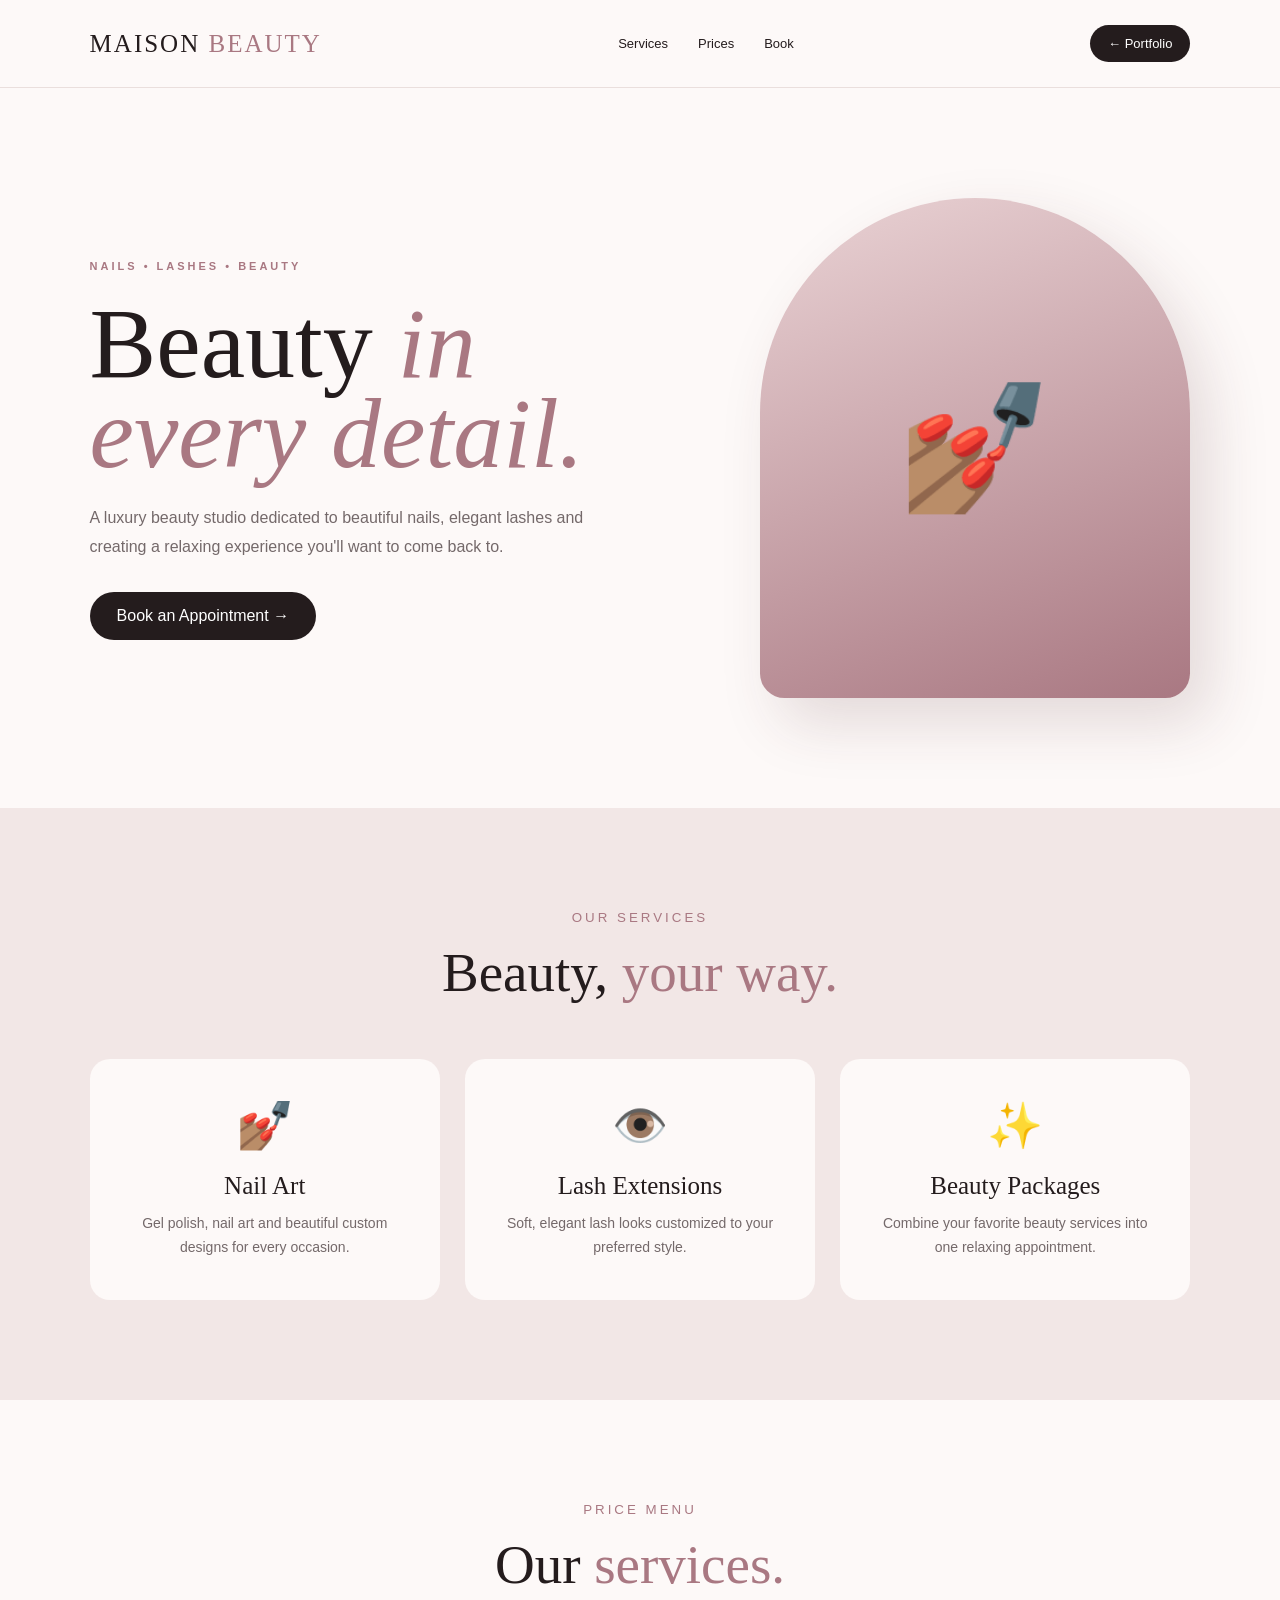
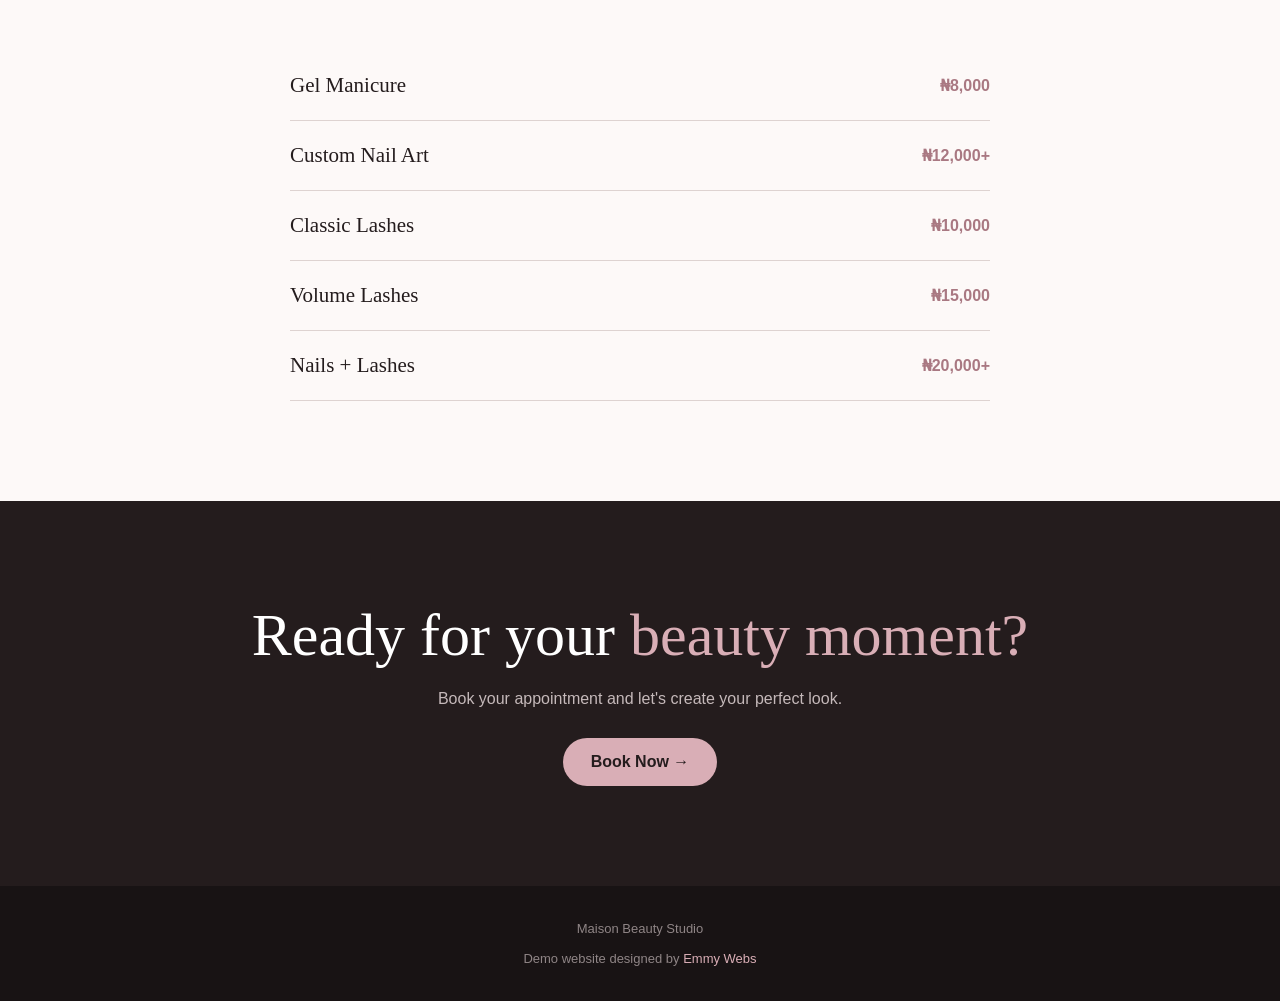
<file: projects/beauty.html>
<!DOCTYPE html>
<html lang="en">
<head>
    <meta charset="UTF-8">
    <meta name="viewport" content="width=device-width, initial-scale=1.0">

    <title>Maison Beauty Studio | Emmy Webs</title>

    <style>
        * {
            margin: 0;
            padding: 0;
            box-sizing: border-box;
            scroll-behavior: smooth;
        }

        body {
            font-family: Georgia, serif;
            background: #fdf9f8;
            color: #241c1d;
        }

        /* NAVBAR */

        .navbar {
            padding: 25px 7%;
            display: flex;
            align-items: center;
            justify-content: space-between;
            background: #fdf9f8;
            border-bottom: 1px solid #eadfdd;
        }

        .logo {
            font-size: 25px;
            letter-spacing: 2px;
        }

        .logo span {
            color: #a97882;
        }

        .nav-links {
            display: flex;
            gap: 30px;
        }

        .nav-links a {
            text-decoration: none;
            color: #241c1d;
            font-family: Arial, sans-serif;
            font-size: 13px;
        }

        .back {
            text-decoration: none;
            color: white;
            background: #241c1d;
            padding: 11px 18px;
            border-radius: 25px;
            font-family: Arial, sans-serif;
            font-size: 13px;
        }


        /* HERO */

        .hero {
            min-height: 80vh;
            padding: 90px 7%;
            display: flex;
            align-items: center;
            justify-content: space-between;
            gap: 60px;
        }

        .hero-text {
            max-width: 600px;
        }

        .tag {
            color: #a97882;
            font-family: Arial, sans-serif;
            letter-spacing: 3px;
            font-size: 11px;
            font-weight: bold;
        }

        .hero h1 {
            font-size: clamp(55px, 8vw, 100px);
            line-height: .9;
            font-weight: 400;
            margin: 25px 0;
        }

        .hero h1 em {
            color: #a97882;
        }

        .hero p {
            color: #74696a;
            font-family: Arial, sans-serif;
            line-height: 1.8;
            max-width: 500px;
        }

        .book-btn {
            display: inline-block;
            margin-top: 30px;
            padding: 15px 27px;
            background: #241c1d;
            color: white;
            text-decoration: none;
            border-radius: 30px;
            font-family: Arial, sans-serif;
        }


        /* BEAUTY IMAGE */

        .beauty-image {
            width: 430px;
            height: 500px;
            border-radius: 220px 220px 25px 25px;

            background:
                linear-gradient(
                    160deg,
                    #ead3d5,
                    #a97882
                );

            display: flex;
            justify-content: center;
            align-items: center;

            box-shadow: 20px 25px 60px rgba(80,40,50,.15);
        }

        .beauty-icon {
            font-size: 120px;
        }


        /* SERVICES */

        .services {
            padding: 100px 7%;
            background: #f2e7e6;
        }

        .heading {
            text-align: center;
            margin-bottom: 55px;
        }

        .heading small {
            color: #a97882;
            font-family: Arial, sans-serif;
            letter-spacing: 3px;
        }

        .heading h2 {
            font-size: 55px;
            font-weight: 400;
            margin-top: 15px;
        }

        .heading h2 span {
            color: #a97882;
        }

        .service-grid {
            display: grid;
            grid-template-columns: repeat(3,1fr);
            gap: 25px;
        }

        .service {
            background: #fdf9f8;
            padding: 40px 30px;
            border-radius: 20px;
            text-align: center;
            transition: .3s;
        }

        .service:hover {
            transform: translateY(-8px);
        }

        .service-icon {
            font-size: 45px;
            margin-bottom: 20px;
        }

        .service h3 {
            font-size: 25px;
            font-weight: 400;
            margin-bottom: 12px;
        }

        .service p {
            color: #74696a;
            font-family: Arial, sans-serif;
            line-height: 1.7;
            font-size: 14px;
        }


        /* PRICES */

        .prices {
            padding: 100px 7%;
        }

        .price-list {
            max-width: 700px;
            margin: auto;
        }

        .price-item {
            display: flex;
            justify-content: space-between;
            align-items: center;
            padding: 22px 0;
            border-bottom: 1px solid #ded3d1;
        }

        .price-item h3 {
            font-size: 21px;
            font-weight: 400;
        }

        .price-item p {
            font-family: Arial, sans-serif;
            color: #a97882;
            font-weight: bold;
        }


        /* BOOKING */

        .booking {
            padding: 100px 7%;
            background: #241c1d;
            color: white;
            text-align: center;
        }

        .booking h2 {
            font-size: 60px;
            font-weight: 400;
            margin-bottom: 20px;
        }

        .booking h2 span {
            color: #d9aeb6;
        }

        .booking p {
            color: #c5b9ba;
            font-family: Arial, sans-serif;
        }

        .booking-btn {
            display: inline-block;
            margin-top: 30px;
            background: #d9aeb6;
            color: #241c1d;
            padding: 15px 28px;
            border-radius: 30px;
            text-decoration: none;
            font-family: Arial, sans-serif;
            font-weight: bold;
        }


        /* FOOTER */

        footer {
            background: #181314;
            color: #8f8586;
            text-align: center;
            padding: 35px;
            font-family: Arial, sans-serif;
            font-size: 13px;
        }

        footer span {
            color: #d9aeb6;
        }


        /* MOBILE */

        @media(max-width:850px) {

            .nav-links {
                display: none;
            }

            .hero {
                flex-direction: column;
                text-align: center;
            }

            .hero p {
                margin: auto;
            }

            .beauty-image {
                width: 300px;
                height: 380px;
            }

            .service-grid {
                grid-template-columns: 1fr;
            }

        }

    </style>
</head>


<body>


<!-- NAVBAR -->

<header class="navbar">

    <div class="logo">
        MAISON <span>BEAUTY</span>
    </div>

    <div class="nav-links">
        <a href="#services">Services</a>
        <a href="#prices">Prices</a>
        <a href="#booking">Book</a>
    </div>

    <a href="../index.html" class="back">
        ← Portfolio
    </a>

</header>


<!-- HERO -->

<section class="hero">

    <div class="hero-text">

        <span class="tag">
            NAILS • LASHES • BEAUTY
        </span>

        <h1>
            Beauty
            <em>in every detail.</em>
        </h1>

        <p>
            A luxury beauty studio dedicated to beautiful nails,
            elegant lashes and creating a relaxing experience
            you'll want to come back to.
        </p>

        <a href="#booking" class="book-btn">
            Book an Appointment →
        </a>

    </div>


    <div class="beauty-image">

        <div class="beauty-icon">
            💅🏽
        </div>

    </div>

</section>


<!-- SERVICES -->

<section class="services" id="services">

    <div class="heading">

        <small>
            OUR SERVICES
        </small>

        <h2>
            Beauty, <span>your way.</span>
        </h2>

    </div>


    <div class="service-grid">

        <div class="service">

            <div class="service-icon">
                💅🏽
            </div>

            <h3>
                Nail Art
            </h3>

            <p>
                Gel polish, nail art and beautiful
                custom designs for every occasion.
            </p>

        </div>


        <div class="service">

            <div class="service-icon">
                👁️
            </div>

            <h3>
                Lash Extensions
            </h3>

            <p>
                Soft, elegant lash looks customized
                to your preferred style.
            </p>

        </div>


        <div class="service">

            <div class="service-icon">
                ✨
            </div>

            <h3>
                Beauty Packages
            </h3>

            <p>
                Combine your favorite beauty services
                into one relaxing appointment.
            </p>

        </div>

    </div>

</section>


<!-- PRICES -->

<section class="prices" id="prices">

    <div class="heading">

        <small>
            PRICE MENU
        </small>

        <h2>
            Our <span>services.</span>
        </h2>

    </div>


    <div class="price-list">

        <div class="price-item">
            <h3>Gel Manicure</h3>
            <p>₦8,000</p>
        </div>

        <div class="price-item">
            <h3>Custom Nail Art</h3>
            <p>₦12,000+</p>
        </div>

        <div class="price-item">
            <h3>Classic Lashes</h3>
            <p>₦10,000</p>
        </div>

        <div class="price-item">
            <h3>Volume Lashes</h3>
            <p>₦15,000</p>
        </div>

        <div class="price-item">
            <h3>Nails + Lashes</h3>
            <p>₦20,000+</p>
        </div>

    </div>

</section>


<!-- BOOKING -->

<section class="booking" id="booking">

    <h2>
        Ready for your
        <span>beauty moment?</span>
    </h2>

    <p>
        Book your appointment and let's create your perfect look.
    </p>

    <a href="#" class="booking-btn">
        Book Now →
    </a>

</section>


<footer>

    Maison Beauty Studio

    <br><br>

    Demo website designed by
    <span>Emmy Webs</span>

</footer>


</body>
</html>
</file>
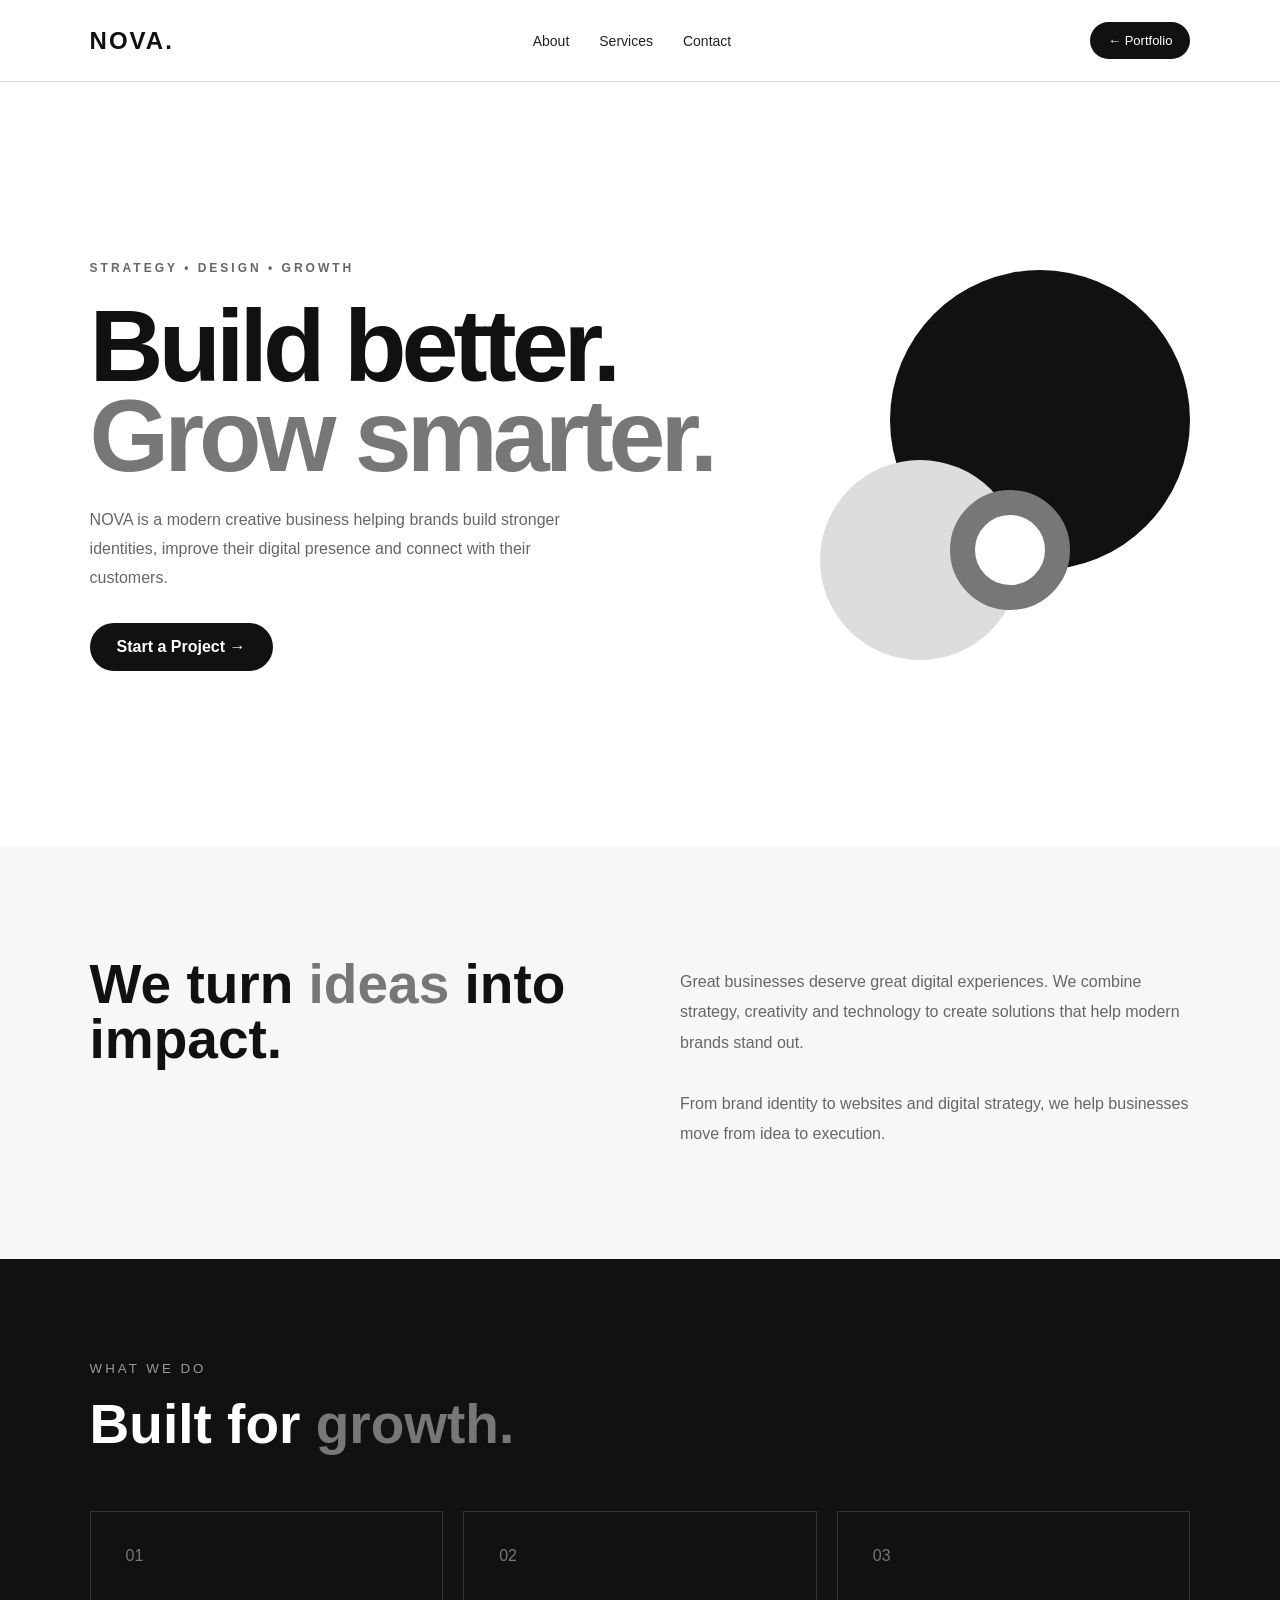
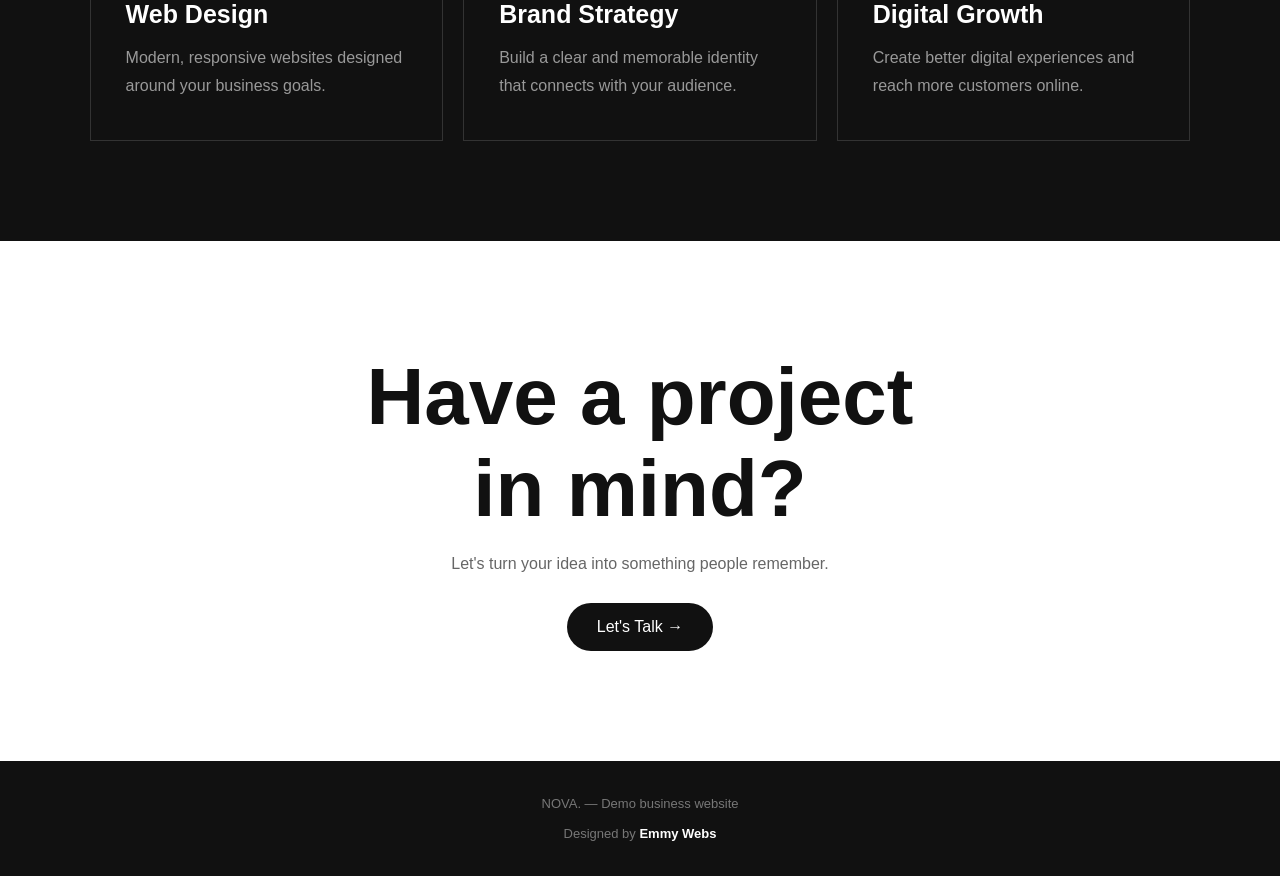
<file: projects/business.html>
<!DOCTYPE html>
<html lang="en">
<head>
    <meta charset="UTF-8">
    <meta name="viewport" content="width=device-width, initial-scale=1.0">

    <title>NOVA Business | Emmy Webs</title>

    <style>
        * {
            margin: 0;
            padding: 0;
            box-sizing: border-box;
            scroll-behavior: smooth;
        }

        body {
            font-family: Arial, sans-serif;
            background: #f7f7f7;
            color: #111;
        }

        /* NAVBAR */

        .navbar {
            padding: 22px 7%;
            display: flex;
            justify-content: space-between;
            align-items: center;
            background: white;
            border-bottom: 1px solid #ddd;
        }

        .logo {
            font-size: 24px;
            font-weight: 800;
            letter-spacing: 2px;
        }

        .nav-links {
            display: flex;
            gap: 30px;
        }

        .nav-links a {
            color: #222;
            text-decoration: none;
            font-size: 14px;
        }

        .portfolio-btn {
            background: #111;
            color: white;
            padding: 11px 18px;
            border-radius: 25px;
            text-decoration: none;
            font-size: 13px;
        }


        /* HERO */

        .hero {
            min-height: 85vh;
            padding: 100px 7%;
            display: flex;
            align-items: center;
            justify-content: space-between;
            gap: 60px;
            background: white;
        }

        .hero-text {
            max-width: 650px;
        }

        .tag {
            font-size: 12px;
            letter-spacing: 3px;
            font-weight: bold;
            color: #666;
        }

        .hero h1 {
            font-size: clamp(55px, 8vw, 105px);
            line-height: .88;
            margin: 25px 0;
            letter-spacing: -5px;
        }

        .hero h1 span {
            color: #777;
        }

        .hero p {
            color: #666;
            line-height: 1.8;
            max-width: 520px;
        }

        .cta {
            display: inline-block;
            margin-top: 30px;
            background: #111;
            color: white;
            padding: 15px 27px;
            border-radius: 30px;
            text-decoration: none;
            font-weight: bold;
        }


        /* ABSTRACT DESIGN */

        .abstract {
            width: 430px;
            height: 430px;
            position: relative;
        }

        .shape-one,
        .shape-two,
        .shape-three {
            position: absolute;
        }

        .shape-one {
            width: 300px;
            height: 300px;
            background: #111;
            right: 0;
            top: 20px;
            border-radius: 50%;
        }

        .shape-two {
            width: 200px;
            height: 200px;
            background: #ddd;
            left: 20px;
            bottom: 20px;
            border-radius: 50%;
        }

        .shape-three {
            width: 120px;
            height: 120px;
            background: white;
            border: 25px solid #777;
            right: 120px;
            bottom: 70px;
            border-radius: 50%;
        }


        /* ABOUT */

        .about {
            padding: 110px 7%;
            display: grid;
            grid-template-columns: 1fr 1fr;
            gap: 80px;
        }

        .about h2 {
            font-size: 55px;
            line-height: 1;
        }

        .about h2 span {
            color: #777;
        }

        .about-text {
            color: #666;
            line-height: 1.9;
            padding-top: 10px;
        }


        /* SERVICES */

        .services {
            padding: 100px 7%;
            background: #111;
            color: white;
        }

        .heading {
            margin-bottom: 55px;
        }

        .heading small {
            color: #999;
            letter-spacing: 3px;
        }

        .heading h2 {
            font-size: 55px;
            margin-top: 15px;
        }

        .heading h2 span {
            color: #777;
        }

        .service-grid {
            display: grid;
            grid-template-columns: repeat(3, 1fr);
            gap: 20px;
        }

        .service {
            border: 1px solid #333;
            padding: 35px;
            min-height: 230px;
            transition: .3s;
        }

        .service:hover {
            background: #1b1b1b;
            transform: translateY(-5px);
        }

        .service-number {
            color: #777;
            margin-bottom: 35px;
        }

        .service h3 {
            font-size: 25px;
            margin-bottom: 15px;
        }

        .service p {
            color: #999;
            line-height: 1.7;
        }


        /* CONTACT */

        .contact {
            padding: 110px 7%;
            text-align: center;
            background: white;
        }

        .contact h2 {
            font-size: clamp(45px, 7vw, 80px);
            margin-bottom: 20px;
        }

        .contact p {
            color: #666;
        }

        .contact-btn {
            display: inline-block;
            margin-top: 30px;
            padding: 15px 30px;
            background: #111;
            color: white;
            text-decoration: none;
            border-radius: 30px;
        }


        /* FOOTER */

        footer {
            padding: 35px;
            text-align: center;
            background: #111;
            color: #777;
            font-size: 13px;
        }

        footer strong {
            color: white;
        }


        /* MOBILE */

        @media(max-width: 850px) {

            .nav-links {
                display: none;
            }

            .hero {
                flex-direction: column;
                text-align: center;
            }

            .hero p {
                margin: auto;
            }

            .abstract {
                width: 320px;
                height: 320px;
            }

            .shape-one {
                width: 220px;
                height: 220px;
            }

            .shape-two {
                width: 150px;
                height: 150px;
            }

            .about {
                grid-template-columns: 1fr;
            }

            .service-grid {
                grid-template-columns: 1fr;
            }

        }
    </style>
</head>


<body>


<!-- NAVBAR -->

<header class="navbar">

    <div class="logo">
        NOVA.
    </div>

    <nav class="nav-links">
        <a href="#about">About</a>
        <a href="#services">Services</a>
        <a href="#contact">Contact</a>
    </nav>

    <a href="../index.html" class="portfolio-btn">
        ← Portfolio
    </a>

</header>


<!-- HERO -->

<section class="hero">

    <div class="hero-text">

        <span class="tag">
            STRATEGY • DESIGN • GROWTH
        </span>

        <h1>
            Build better.
            <span>Grow smarter.</span>
        </h1>

        <p>
            NOVA is a modern creative business helping brands
            build stronger identities, improve their digital
            presence and connect with their customers.
        </p>

        <a href="#contact" class="cta">
            Start a Project →
        </a>

    </div>


    <div class="abstract">

        <div class="shape-one"></div>
        <div class="shape-two"></div>
        <div class="shape-three"></div>

    </div>

</section>


<!-- ABOUT -->

<section class="about" id="about">

    <h2>
        We turn
        <span>ideas</span>
        into impact.
    </h2>

    <p class="about-text">
        Great businesses deserve great digital experiences.
        We combine strategy, creativity and technology to
        create solutions that help modern brands stand out.
        <br><br>
        From brand identity to websites and digital strategy,
        we help businesses move from idea to execution.
    </p>

</section>


<!-- SERVICES -->

<section class="services" id="services">

    <div class="heading">

        <small>
            WHAT WE DO
        </small>

        <h2>
            Built for
            <span>growth.</span>
        </h2>

    </div>


    <div class="service-grid">

        <div class="service">

            <div class="service-number">
                01
            </div>

            <h3>
                Web Design
            </h3>

            <p>
                Modern, responsive websites designed
                around your business goals.
            </p>

        </div>


        <div class="service">

            <div class="service-number">
                02
            </div>

            <h3>
                Brand Strategy
            </h3>

            <p>
                Build a clear and memorable identity
                that connects with your audience.
            </p>

        </div>


        <div class="service">

            <div class="service-number">
                03
            </div>

            <h3>
                Digital Growth
            </h3>

            <p>
                Create better digital experiences and
                reach more customers online.
            </p>

        </div>

    </div>

</section>


<!-- CONTACT -->

<section class="contact" id="contact">

    <h2>
        Have a project
        <br>
        in mind?
    </h2>

    <p>
        Let's turn your idea into something people remember.
    </p>

    <a href="#" class="contact-btn">
        Let's Talk →
    </a>

</section>


<footer>

    NOVA. — Demo business website

    <br><br>

    Designed by <strong>Emmy Webs</strong>

</footer>


</body>
</html>
</file>
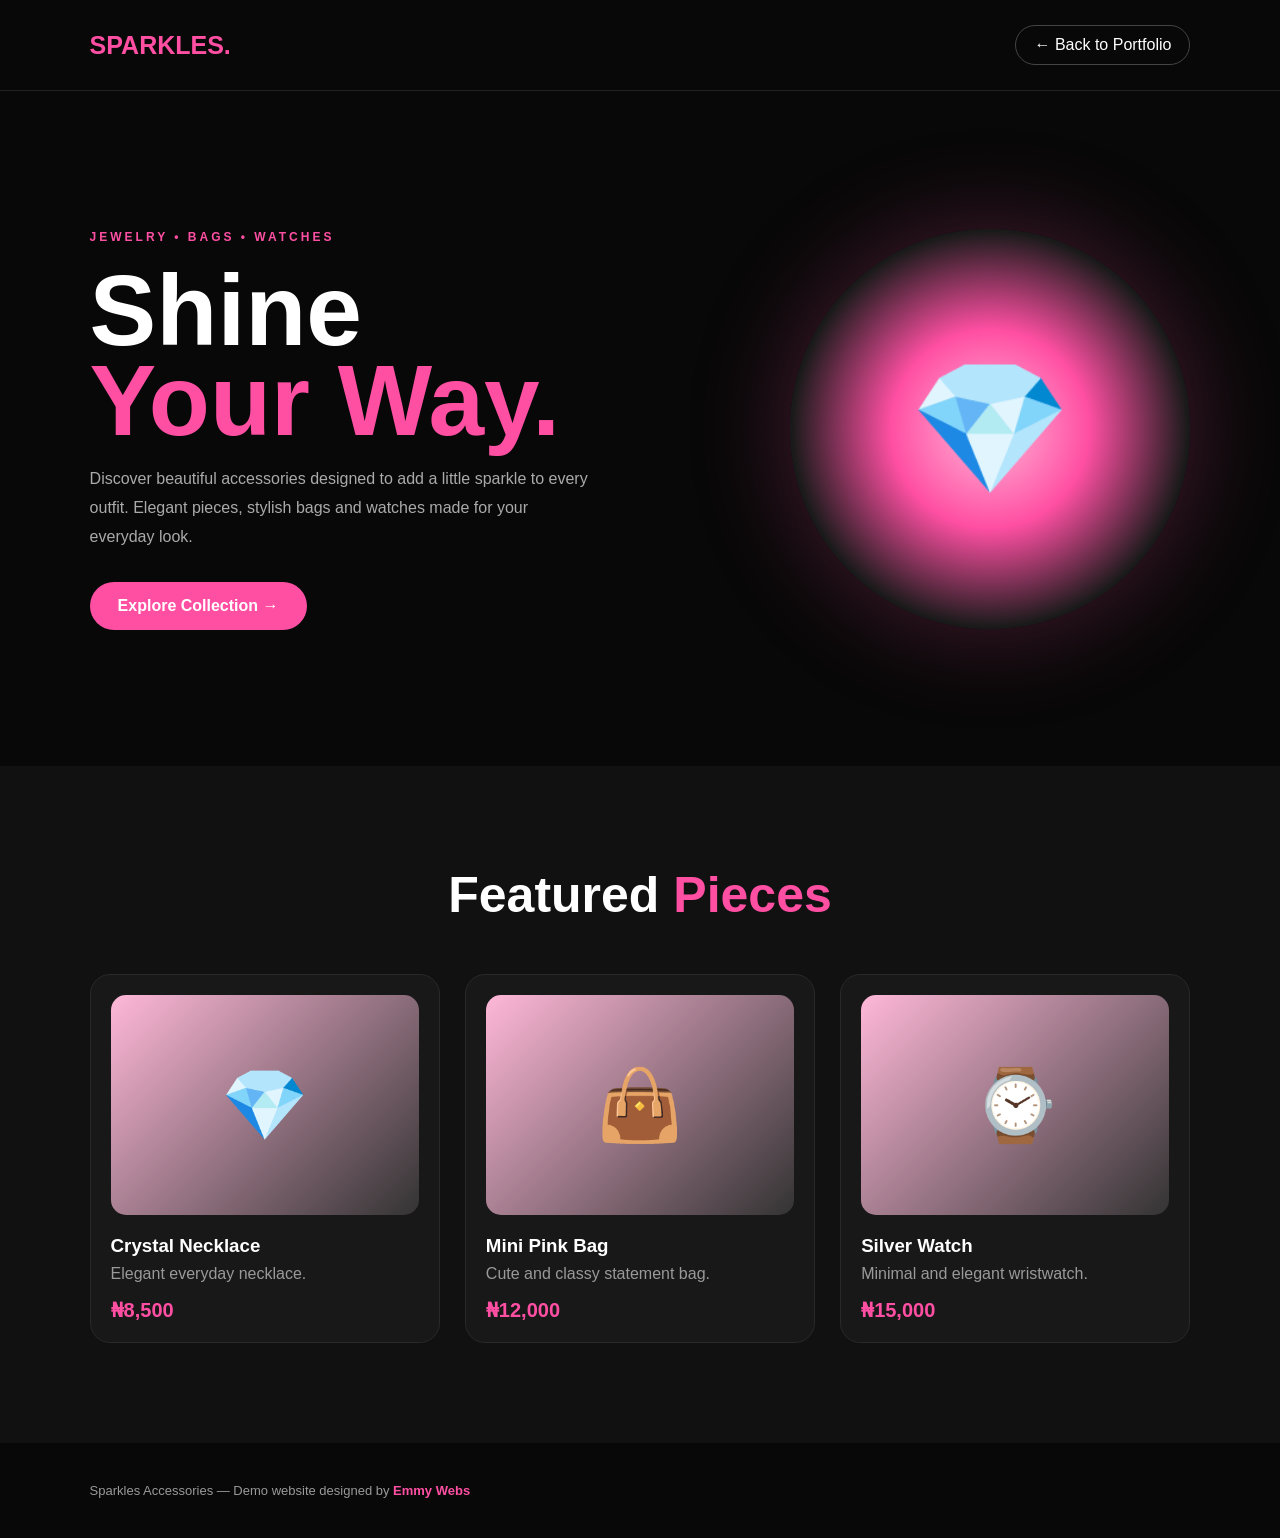
<file: projects/sparkles.html>
<!DOCTYPE html>
<html lang="en">
<head>
    <meta charset="UTF-8">
    <meta name="viewport" content="width=device-width, initial-scale=1.0">

    <title>Sparkles Accessories | Emmy Webs</title>

    <link rel="stylesheet" href="../style.css">

    <style>
        .sparkles-page {
            min-height: 100vh;
            background: #080808;
            color: white;
        }

        .sparkles-nav {
            padding: 25px 7%;
            display: flex;
            justify-content: space-between;
            align-items: center;
            border-bottom: 1px solid #222;
        }

        .sparkles-logo {
            font-size: 25px;
            font-weight: 800;
            color: #ff4fa3;
        }

        .back-btn {
            color: white;
            text-decoration: none;
            border: 1px solid #444;
            padding: 10px 18px;
            border-radius: 30px;
        }

        .sparkles-hero {
            min-height: 75vh;
            padding: 100px 7%;
            display: flex;
            align-items: center;
            justify-content: space-between;
            gap: 50px;
        }

        .sparkles-hero-text {
            max-width: 600px;
        }

        .sparkles-tag {
            color: #ff4fa3;
            letter-spacing: 3px;
            font-size: 12px;
            font-weight: bold;
        }

        .sparkles-hero h1 {
            font-size: clamp(55px, 8vw, 100px);
            line-height: .9;
            margin: 20px 0;
        }

        .sparkles-hero h1 span {
            color: #ff4fa3;
        }

        .sparkles-hero p {
            color: #aaa;
            line-height: 1.8;
            max-width: 500px;
        }

        .shop-btn {
            display: inline-block;
            margin-top: 30px;
            background: #ff4fa3;
            color: white;
            text-decoration: none;
            padding: 15px 28px;
            border-radius: 30px;
            font-weight: bold;
        }

        .jewelry-display {
            width: 400px;
            height: 400px;
            border-radius: 50%;
            background:
                radial-gradient(circle at center,
                #ffb7d8 0%,
                #ff4fa3 35%,
                #1a1a1a 70%);
            display: flex;
            align-items: center;
            justify-content: center;
            box-shadow: 0 0 100px rgba(255,79,163,.25);
        }

        .jewelry-symbol {
            font-size: 130px;
        }

        .products {
            padding: 100px 7%;
            background: #111;
        }

        .products h2 {
            text-align: center;
            font-size: 50px;
            margin-bottom: 50px;
        }

        .product-grid {
            display: grid;
            grid-template-columns: repeat(3, 1fr);
            gap: 25px;
        }

        .product-card {
            background: #181818;
            border: 1px solid #292929;
            border-radius: 20px;
            padding: 20px;
            transition: .3s;
        }

        .product-card:hover {
            transform: translateY(-8px);
            border-color: #ff4fa3;
        }

        .product-image {
            height: 220px;
            border-radius: 15px;
            background: linear-gradient(135deg,#ffb8d8,#333);
            display: flex;
            align-items: center;
            justify-content: center;
            font-size: 70px;
            margin-bottom: 20px;
        }

        .product-card h3 {
            margin-bottom: 8px;
        }

        .product-card p {
            color: #999;
            margin-bottom: 15px;
        }

        .product-price {
            color: #ff4fa3;
            font-weight: bold;
            font-size: 20px;
        }

        .sparkles-footer {
            padding: 40px 7%;
            text-align: center;
            color: #777;
            background: #080808;
        }

        @media (max-width: 800px) {

            .sparkles-hero {
                flex-direction: column;
                text-align: center;
            }

            .sparkles-hero p {
                margin: auto;
            }

            .jewelry-display {
                width: 300px;
                height: 300px;
            }

            .product-grid {
                grid-template-columns: 1fr;
            }
        }
    </style>
</head>


<body>

<div class="sparkles-page">

    <!-- NAVIGATION -->
    <header class="sparkles-nav">

        <div class="sparkles-logo">
            SPARKLES.
        </div>

        <a href="../index.html" class="back-btn">
            ← Back to Portfolio
        </a>

    </header>


    <!-- HERO -->
    <section class="sparkles-hero">

        <div class="sparkles-hero-text">

            <span class="sparkles-tag">
                JEWELRY • BAGS • WATCHES
            </span>

            <h1>
                Shine<br>
                <span>Your Way.</span>
            </h1>

            <p>
                Discover beautiful accessories designed to add
                a little sparkle to every outfit. Elegant pieces,
                stylish bags and watches made for your everyday look.
            </p>

            <a href="#products" class="shop-btn">
                Explore Collection →
            </a>

        </div>


        <div class="jewelry-display">
            <div class="jewelry-symbol">
                💎
            </div>
        </div>

    </section>


    <!-- PRODUCTS -->
    <section class="products" id="products">

        <h2>
            Featured <span style="color:#ff4fa3;">Pieces</span>
        </h2>


        <div class="product-grid">

            <div class="product-card">

                <div class="product-image">
                    💎
                </div>

                <h3>
                    Crystal Necklace
                </h3>

                <p>
                    Elegant everyday necklace.
                </p>

                <div class="product-price">
                    ₦8,500
                </div>

            </div>


            <div class="product-card">

                <div class="product-image">
                    👜
                </div>

                <h3>
                    Mini Pink Bag
                </h3>

                <p>
                    Cute and classy statement bag.
                </p>

                <div class="product-price">
                    ₦12,000
                </div>

            </div>


            <div class="product-card">

                <div class="product-image">
                    ⌚
                </div>

                <h3>
                    Silver Watch
                </h3>

                <p>
                    Minimal and elegant wristwatch.
                </p>

                <div class="product-price">
                    ₦15,000
                </div>

            </div>

        </div>

    </section>


    <!-- FOOTER -->
    <footer class="sparkles-footer">

        <p>
            Sparkles Accessories — Demo website designed by
            <strong style="color:#ff4fa3;">
                Emmy Webs
            </strong>
        </p>

    </footer>

</div>

</body>
</html>
</file>
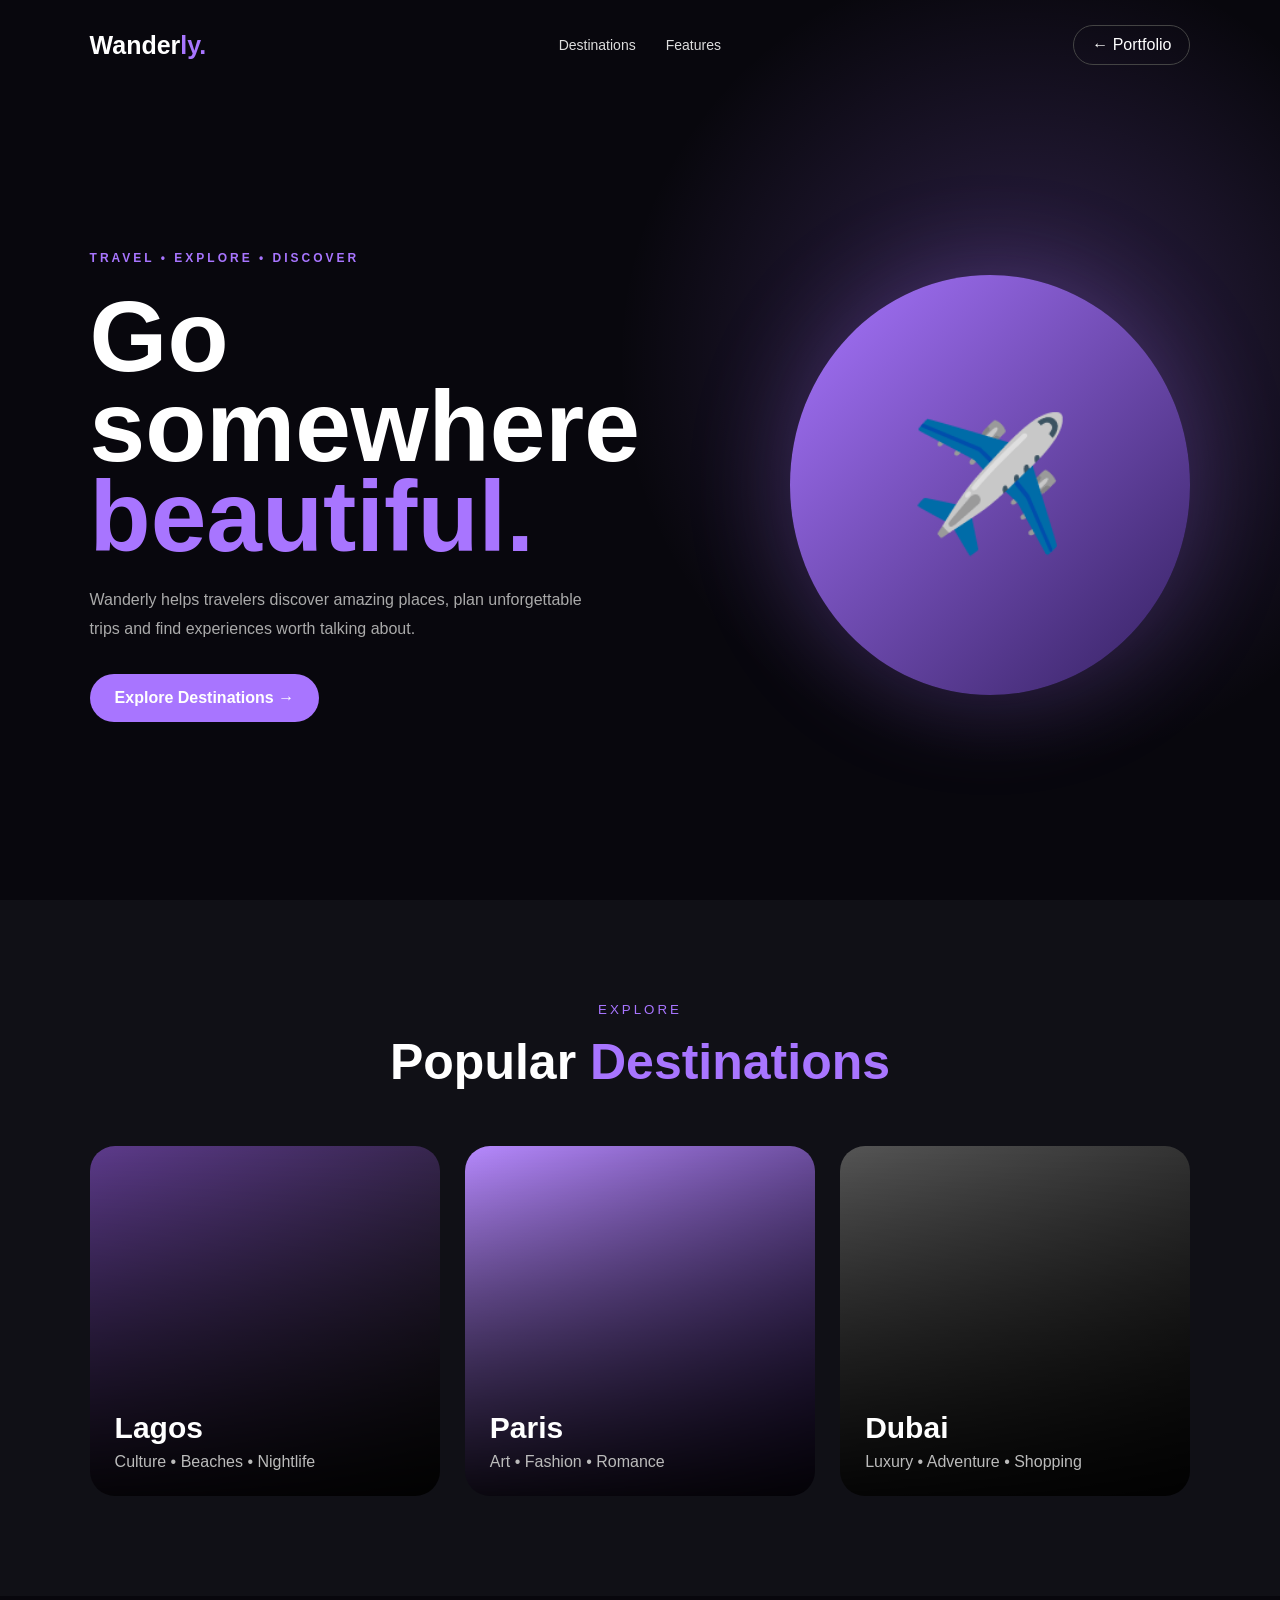
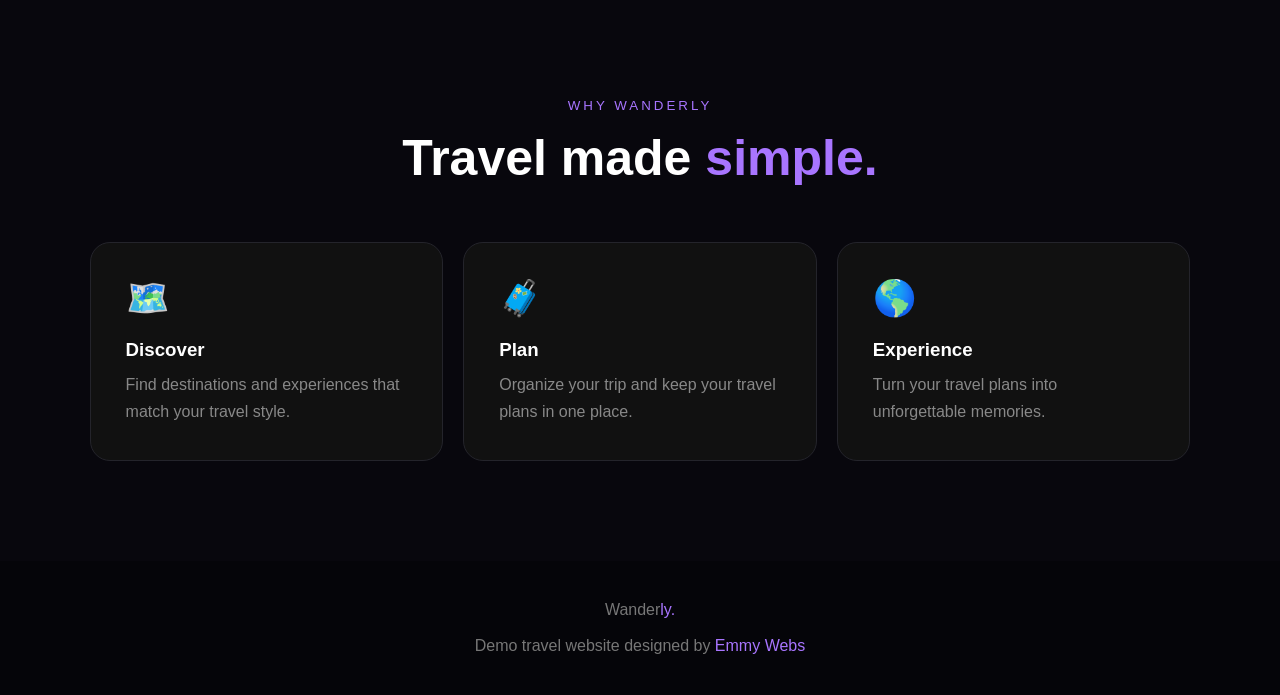
<file: projects/wanderly.html>
<!DOCTYPE html>
<html lang="en">
<head>
    <meta charset="UTF-8">
    <meta name="viewport" content="width=device-width, initial-scale=1.0">

    <title>Wanderly | Travel & Explore</title>

    <style>
        * {
            margin: 0;
            padding: 0;
            box-sizing: border-box;
            scroll-behavior: smooth;
        }

        body {
            font-family: Arial, sans-serif;
            background: #08070d;
            color: white;
        }

        /* NAVBAR */

        .nav {
            position: absolute;
            top: 0;
            left: 0;
            width: 100%;
            padding: 25px 7%;
            display: flex;
            align-items: center;
            justify-content: space-between;
            z-index: 10;
        }

        .logo {
            font-size: 25px;
            font-weight: 800;
        }

        .logo span {
            color: #a875ff;
        }

        .nav-links {
            display: flex;
            gap: 30px;
        }

        .nav-links a {
            color: #ddd;
            text-decoration: none;
            font-size: 14px;
        }

        .nav-links a:hover {
            color: #a875ff;
        }

        .back {
            color: white;
            text-decoration: none;
            border: 1px solid #444;
            padding: 10px 18px;
            border-radius: 25px;
        }


        /* HERO */

        .hero {
            min-height: 100vh;
            padding: 150px 7% 80px;
            display: flex;
            align-items: center;
            justify-content: space-between;
            gap: 50px;
            background:
                radial-gradient(
                    circle at 80% 40%,
                    rgba(168,117,255,.25),
                    transparent 35%
                );
        }

        .hero-text {
            max-width: 650px;
        }

        .tag {
            color: #a875ff;
            letter-spacing: 3px;
            font-size: 12px;
            font-weight: bold;
        }

        .hero h1 {
            font-size: clamp(55px, 8vw, 100px);
            line-height: .9;
            margin: 25px 0;
        }

        .hero h1 span {
            color: #a875ff;
        }

        .hero p {
            color: #aaa;
            line-height: 1.8;
            max-width: 520px;
        }

        .explore-btn {
            display: inline-block;
            margin-top: 30px;
            padding: 15px 25px;
            background: #a875ff;
            color: white;
            text-decoration: none;
            border-radius: 30px;
            font-weight: bold;
        }


        /* TRAVEL ORB */

        .travel-orb {
            width: 420px;
            height: 420px;
            border-radius: 50%;

            background:
                linear-gradient(
                    135deg,
                    #a875ff,
                    #342060
                );

            display: flex;
            align-items: center;
            justify-content: center;

            box-shadow:
                0 0 100px rgba(168,117,255,.25);

            animation: float 4s ease-in-out infinite;
        }

        .travel-orb span {
            font-size: 130px;
        }


        /* DESTINATIONS */

        .destinations {
            padding: 100px 7%;
            background: #101016;
        }

        .heading {
            text-align: center;
            margin-bottom: 55px;
        }

        .heading small {
            color: #a875ff;
            letter-spacing: 3px;
        }

        .heading h2 {
            font-size: 50px;
            margin-top: 15px;
        }

        .heading h2 span {
            color: #a875ff;
        }


        .destination-grid {
            display: grid;
            grid-template-columns: repeat(3, 1fr);
            gap: 25px;
        }

        .destination {
            height: 350px;
            padding: 25px;
            border-radius: 25px;
            display: flex;
            align-items: flex-end;
            overflow: hidden;
            transition: .3s;
        }

        .destination:hover {
            transform: translateY(-8px);
        }

        .lagos {
            background:
                linear-gradient(
                    transparent,
                    rgba(0,0,0,.9)
                ),
                linear-gradient(135deg,#5d3b8c,#111);
        }

        .paris {
            background:
                linear-gradient(
                    transparent,
                    rgba(0,0,0,.9)
                ),
                linear-gradient(135deg,#b78aff,#241442);
        }

        .dubai {
            background:
                linear-gradient(
                    transparent,
                    rgba(0,0,0,.9)
                ),
                linear-gradient(135deg,#555,#111);
        }

        .destination h3 {
            font-size: 30px;
            margin-bottom: 8px;
        }

        .destination p {
            color: #bbb;
        }


        /* FEATURES */

        .features {
            padding: 100px 7%;
        }

        .feature-grid {
            display: grid;
            grid-template-columns: repeat(3,1fr);
            gap: 20px;
        }

        .feature {
            padding: 35px;
            background: #111;
            border: 1px solid #24242b;
            border-radius: 20px;
        }

        .feature-icon {
            font-size: 35px;
            margin-bottom: 20px;
        }

        .feature h3 {
            margin-bottom: 10px;
        }

        .feature p {
            color: #888;
            line-height: 1.7;
        }


        /* FOOTER */

        footer {
            padding: 40px 7%;
            background: #050509;
            text-align: center;
            color: #777;
        }

        footer span {
            color: #a875ff;
        }


        /* ANIMATION */

        @keyframes float {

            0%,100% {
                transform: translateY(0);
            }

            50% {
                transform: translateY(-15px);
            }

        }


        /* MOBILE */

        @media(max-width:850px) {

            .nav-links {
                display: none;
            }

            .hero {
                flex-direction: column;
                text-align: center;
            }

            .hero p {
                margin: auto;
            }

            .travel-orb {
                width: 300px;
                height: 300px;
            }

            .destination-grid,
            .feature-grid {
                grid-template-columns: 1fr;
            }

        }
    </style>
</head>


<body>


<!-- NAVIGATION -->

<header class="nav">

    <div class="logo">
        Wander<span>ly.</span>
    </div>

    <div class="nav-links">
        <a href="#destinations">Destinations</a>
        <a href="#features">Features</a>
    </div>

    <a href="../index.html" class="back">
        ← Portfolio
    </a>

</header>


<!-- HERO -->

<section class="hero">

    <div class="hero-text">

        <span class="tag">
            TRAVEL • EXPLORE • DISCOVER
        </span>

        <h1>
            Go somewhere
            <span>beautiful.</span>
        </h1>

        <p>
            Wanderly helps travelers discover amazing places,
            plan unforgettable trips and find experiences
            worth talking about.
        </p>

        <a href="#destinations" class="explore-btn">
            Explore Destinations →
        </a>

    </div>


    <div class="travel-orb">

        <span>✈️</span>

    </div>

</section>


<!-- DESTINATIONS -->

<section class="destinations" id="destinations">

    <div class="heading">

        <small>
            EXPLORE
        </small>

        <h2>
            Popular <span>Destinations</span>
        </h2>

    </div>


    <div class="destination-grid">

        <div class="destination lagos">

            <div>

                <h3>
                    Lagos
                </h3>

                <p>
                    Culture • Beaches • Nightlife
                </p>

            </div>

        </div>


        <div class="destination paris">

            <div>

                <h3>
                    Paris
                </h3>

                <p>
                    Art • Fashion • Romance
                </p>

            </div>

        </div>


        <div class="destination dubai">

            <div>

                <h3>
                    Dubai
                </h3>

                <p>
                    Luxury • Adventure • Shopping
                </p>

            </div>

        </div>

    </div>

</section>


<!-- FEATURES -->

<section class="features" id="features">

    <div class="heading">

        <small>
            WHY WANDERLY
        </small>

        <h2>
            Travel made <span>simple.</span>
        </h2>

    </div>


    <div class="feature-grid">

        <div class="feature">

            <div class="feature-icon">
                🗺️
            </div>

            <h3>
                Discover
            </h3>

            <p>
                Find destinations and experiences
                that match your travel style.
            </p>

        </div>


        <div class="feature">

            <div class="feature-icon">
                🧳
            </div>

            <h3>
                Plan
            </h3>

            <p>
                Organize your trip and keep your
                travel plans in one place.
            </p>

        </div>


        <div class="feature">

            <div class="feature-icon">
                🌎
            </div>

            <h3>
                Experience
            </h3>

            <p>
                Turn your travel plans into
                unforgettable memories.
            </p>

        </div>

    </div>

</section>


<footer>

    Wander<span>ly.</span>

    <br><br>

    Demo travel website designed by
    <span>Emmy Webs</span>

</footer>


</body>
</html>
</file>
<file: style.css>
* {
    margin: 0;
    padding: 0;
    box-sizing: border-box;
    scroll-behavior: smooth;
}

body {
    font-family: Arial, sans-serif;
    background: #fff7fb;
    color: #171117;
}


/* NAVBAR */

.navbar {
    width: 100%;
    padding: 22px 7%;
    display: flex;
    align-items: center;
    justify-content: space-between;
    background: rgba(255, 247, 251, 0.9);
    position: sticky;
    top: 0;
    z-index: 1000;
    backdrop-filter: blur(10px);
}

.logo {
    font-size: 25px;
    font-weight: 800;
}

.logo span,
h1 span,
h2 span,
.mockup-logo span {
    color: #e83e8c;
}

nav {
    display: flex;
    gap: 30px;
}

nav a {
    text-decoration: none;
    color: #171117;
    font-size: 14px;
    transition: 0.3s;
}

nav a:hover {
    color: #e83e8c;
}

.nav-btn {
    text-decoration: none;
    color: white;
    background: #171117;
    padding: 12px 20px;
    border-radius: 30px;
    font-size: 14px;
}


/* HERO */

.hero {
    min-height: 90vh;
    padding: 80px 7%;
    display: flex;
    align-items: center;
    justify-content: space-between;
    gap: 60px;
}

.hero-text {
    max-width: 600px;
}

.small-title {
    color: #e83e8c;
    font-size: 12px;
    font-weight: bold;
    letter-spacing: 2px;
    margin-bottom: 20px;
}

h1 {
    font-size: clamp(48px, 6vw, 82px);
    line-height: 0.98;
    margin-bottom: 25px;
}

.hero-description {
    color: #666;
    line-height: 1.8;
    max-width: 520px;
    margin-bottom: 30px;
}

.hero-buttons {
    display: flex;
    gap: 15px;
}

.primary-btn,
.secondary-btn {
    padding: 15px 25px;
    border-radius: 30px;
    text-decoration: none;
    font-weight: bold;
    transition: 0.3s;
}

.primary-btn {
    background: #e83e8c;
    color: white;
}

.primary-btn:hover {
    transform: translateY(-3px);
}

.secondary-btn {
    border: 1px solid #ddd;
    color: #171117;
    background: white;
}


/* STATS */

.stats {
    display: flex;
    gap: 45px;
    margin-top: 50px;
}

.stats div {
    display: flex;
    flex-direction: column;
    gap: 5px;
}

.stats strong {
    font-size: 25px;
}

.stats small {
    color: #888;
}


/* WEBSITE MOCKUP */

.hero-card {
    width: 450px;
    height: 350px;
    background: white;
    border-radius: 25px;
    box-shadow: 0 25px 70px rgba(232, 62, 140, 0.2);
    overflow: hidden;
    transform: rotate(2deg);
    animation: float 4s ease-in-out infinite;
}

.browser-bar {
    height: 35px;
    background: #171117;
    display: flex;
    align-items: center;
    gap: 7px;
    padding-left: 15px;
}

.browser-bar span {
    width: 9px;
    height: 9px;
    border-radius: 50%;
    background: white;
}

.mockup-content {
    padding: 35px;
    background: linear-gradient(135deg, #fff, #ffe1ee);
    height: 100%;
}

.mockup-logo {
    font-weight: bold;
    font-size: 18px;
    margin-bottom: 35px;
}

.mockup-content p {
    font-size: 30px;
    font-weight: 800;
    line-height: 1.1;
}

.mockup-content button {
    margin-top: 20px;
    padding: 10px 20px;
    border: none;
    border-radius: 20px;
    background: #171117;
    color: white;
}

.mockup-boxes {
    display: flex;
    gap: 10px;
    margin-top: 30px;
}

.mockup-boxes div {
    width: 70px;
    height: 45px;
    border-radius: 10px;
    background: white;
}


/* INTRO */

.intro {
    text-align: center;
    padding: 100px 20px;
    background: white;
}

.intro h2 {
    font-size: 50px;
    margin-bottom: 20px;
}

.intro > p:last-child {
    max-width: 600px;
    margin: auto;
    color: #777;
    line-height: 1.8;
}


/* ANIMATION */

@keyframes float {
    0%, 100% {
        transform: translateY(0) rotate(2deg);
    }

    50% {
        transform: translateY(-15px) rotate(2deg);
    }
}


/* MOBILE */

@media (max-width: 900px) {

    nav {
        display: none;
    }

    .hero {
        flex-direction: column;
        text-align: center;
        padding-top: 60px;
    }

    .hero-description {
        margin-left: auto;
        margin-right: auto;
    }

    .hero-buttons {
        justify-content: center;
    }

    .stats {
        justify-content: center;
    }

    .hero-card {
        width: 90%;
        max-width: 450px;
    }
}
/* GENERAL SECTIONS */

.section {
    padding: 110px 7%;
}

.section-heading {
    text-align: center;
    max-width: 650px;
    margin: 0 auto 60px;
}

.section-heading h2,
.contact h2 {
    font-size: clamp(38px, 5vw, 60px);
    line-height: 1;
    margin-bottom: 20px;
}

.section-heading > p:last-child,
.contact > div > p:last-child {
    color: #777;
    line-height: 1.7;
}


/* SERVICES */

.cards {
    display: grid;
    grid-template-columns: repeat(4, 1fr);
    gap: 20px;
}

.service-card {
    background: white;
    padding: 35px 25px;
    border-radius: 22px;
    border: 1px solid #f1dce7;
    transition: .3s;
}

.service-card:hover {
    transform: translateY(-8px);
    box-shadow: 0 20px 40px rgba(232,62,140,.12);
}

.icon {
    font-size: 35px;
    margin-bottom: 25px;
}

.service-card h3 {
    margin-bottom: 12px;
}

.service-card p {
    color: #777;
    line-height: 1.7;
    font-size: 14px;
}


/* PORTFOLIO */

.portfolio {
    background: #171117;
    color: white;
}

.portfolio .section-heading > p:last-child {
    color: #aaa;
}

.portfolio-grid {
    display: grid;
    grid-template-columns: repeat(2, 1fr);
    gap: 20px;
}

.project {
    height: 330px;
    border-radius: 25px;
    padding: 30px;
    display: flex;
    align-items: flex-end;
    overflow: hidden;
    transition: .3s;
}

.project:hover {
    transform: scale(1.02);
}

.project-one {
    background: linear-gradient(135deg,#ff9fc8,#6b173f);
}

.project-two {
    background: linear-gradient(135deg,#bda4ff,#352060);
}

.project-three {
    background: linear-gradient(135deg,#ffd0df,#7c4058);
}

.project-four {
    background: linear-gradient(135deg,#444,#111);
}

.project-content p {
    font-size: 11px;
    letter-spacing: 2px;
    margin-bottom: 10px;
}

.project-content h3 {
    font-size: 30px;
    margin-bottom: 15px;
}

.project-content a {
    color: white;
    text-decoration: none;
}


/* PRICING */

.pricing-grid {
    display: grid;
    grid-template-columns: repeat(3, 1fr);
    gap: 25px;
    max-width: 1050px;
    margin: auto;
}

.price-card {
    background: white;
    border: 1px solid #eadce3;
    padding: 40px 30px;
    border-radius: 25px;
    position: relative;
}

.price-card.featured {
    border: 2px solid #e83e8c;
    transform: translateY(-10px);
}

.popular {
    position: absolute;
    top: 20px;
    right: 20px;
    background: #e83e8c;
    color: white;
    font-size: 10px;
    padding: 7px 12px;
    border-radius: 20px;
}

.price {
    font-size: 40px;
    font-weight: 800;
    margin: 20px 0;
}

.price-card > p {
    color: #777;
    line-height: 1.6;
}

.price-card ul {
    list-style: none;
    margin: 25px 0;
}

.price-card li {
    margin: 12px 0;
    color: #555;
}

.price-btn {
    display: block;
    text-align: center;
    padding: 14px;
    border-radius: 30px;
    background: #171117;
    color: white;
    text-decoration: none;
}


/* CONTACT */

.contact {
    padding: 110px 7%;
    background: #ffe6f0;
    display: grid;
    grid-template-columns: 1fr 1fr;
    gap: 70px;
    align-items: center;
}

.contact h2 span {
    color: #e83e8c;
}

.contact form {
    background: white;
    padding: 35px;
    border-radius: 25px;
    box-shadow: 0 20px 50px rgba(0,0,0,.08);
}

.contact input,
.contact textarea {
    width: 100%;
    border: 1px solid #eee;
    padding: 15px;
    margin-bottom: 15px;
    border-radius: 12px;
    outline: none;
    font-family: inherit;
}

.contact textarea {
    height: 130px;
    resize: none;
}

.contact button {
    width: 100%;
    padding: 15px;
    border: none;
    border-radius: 30px;
    background: #e83e8c;
    color: white;
    font-weight: bold;
    cursor: pointer;
}

.whatsapp-btn {
    display: inline-block;
    margin-top: 30px;
    padding: 15px 22px;
    border-radius: 30px;
    background: #171117;
    color: white;
    text-decoration: none;
}


/* FOOTER */

footer {
    background: #171117;
    color: white;
    padding: 35px 7%;
    display: flex;
    justify-content: space-between;
    align-items: center;
}

footer p {
    color: #999;
    font-size: 13px;
}


/* MOBILE */

@media (max-width: 900px) {

    .cards {
        grid-template-columns: repeat(2, 1fr);
    }

    .pricing-grid {
        grid-template-columns: 1fr;
        max-width: 500px;
    }

    .price-card.featured {
        transform: none;
    }

    .contact {
        grid-template-columns: 1fr;
    }
}


@media (max-width: 600px) {

    .cards,
    .portfolio-grid {
        grid-template-columns: 1fr;
    }

    .hero {
        padding-left: 5%;
        padding-right: 5%;
    }

    .hero-card {
        height: 300px;
    }

    footer {
        flex-direction: column;
        gap: 15px;
        text-align: center;
    }
}
</file>
